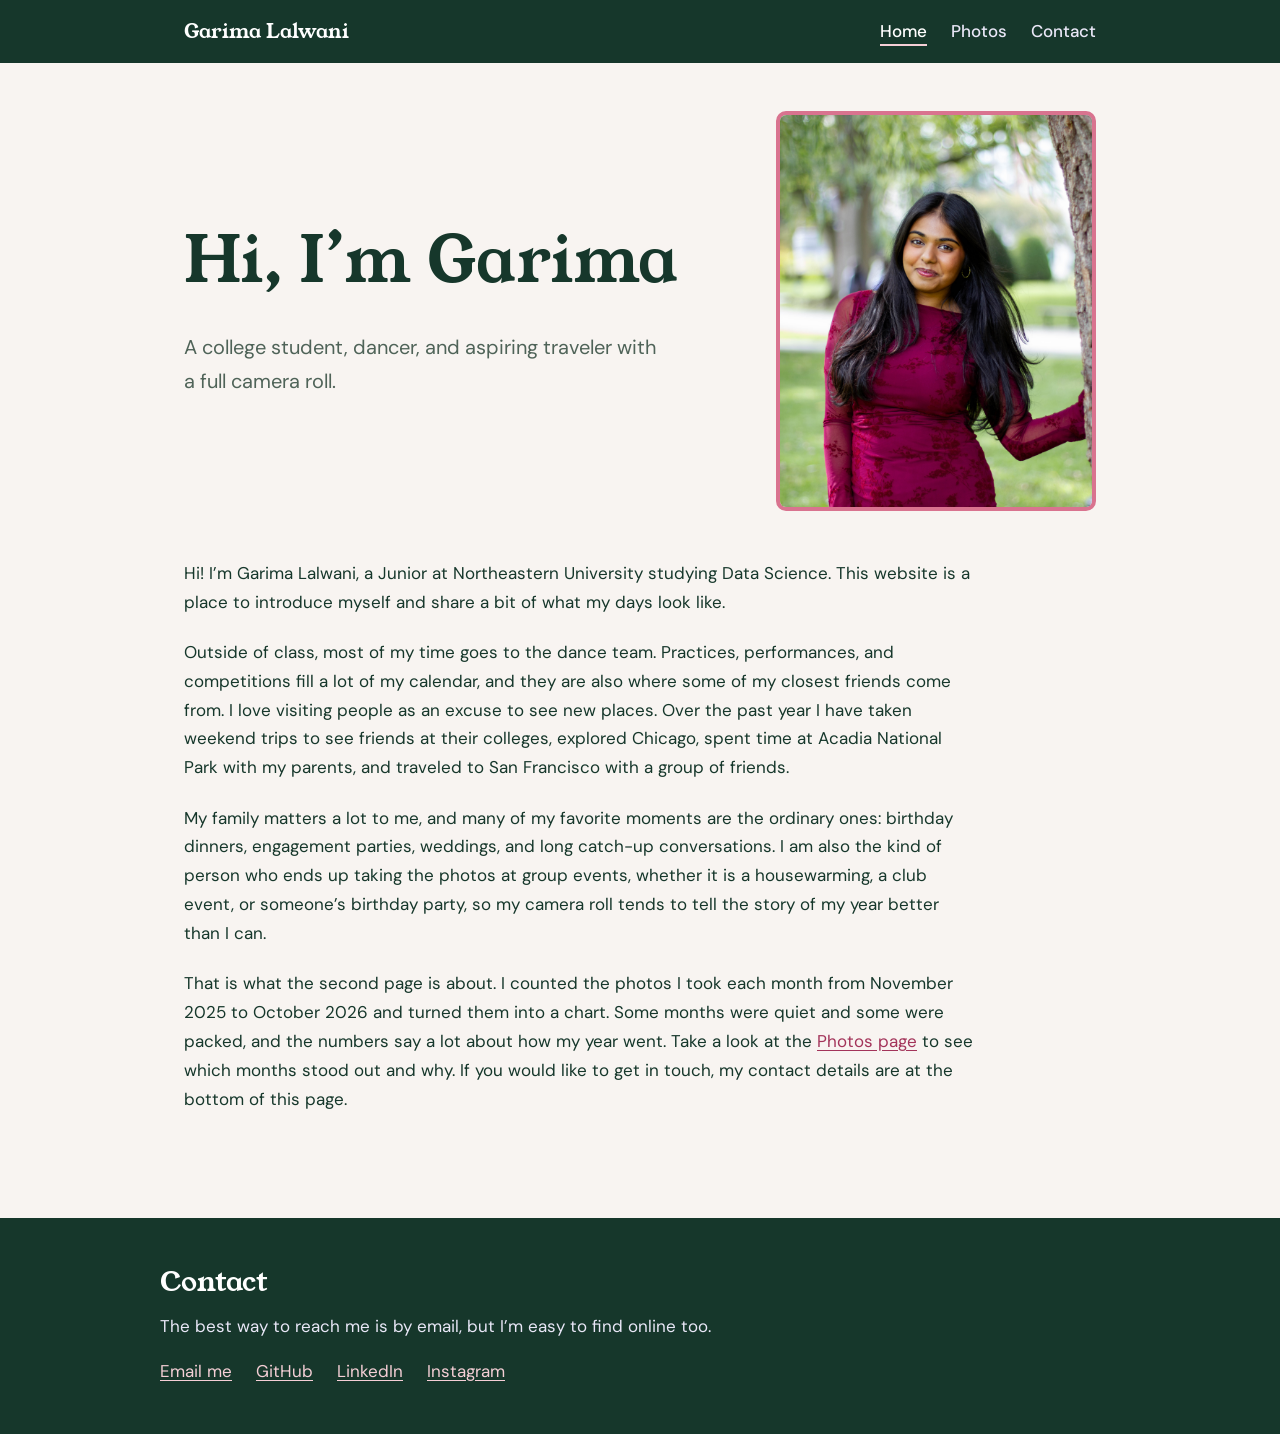
<file: index.html>
<!DOCTYPE html>
<html lang="en">
<head>
  <meta charset="UTF-8">
  <meta name="viewport" content="width=device-width, initial-scale=1">
  <title>Hi, I’m Garima</title>
  <link rel="preconnect" href="https://fonts.googleapis.com">
  <link rel="preconnect" href="https://fonts.gstatic.com" crossorigin>
  <link href="https://fonts.googleapis.com/css2?family=DM+Sans:wght@400;500;700&family=Young+Serif&display=swap" rel="stylesheet">
  <link rel="stylesheet" href="style.css">
</head>
<body>
  <header class="site-header">
    <nav class="nav" aria-label="Main navigation">
      <a class="brand" href="index.html">Garima Lalwani</a>
      <ul class="nav-links">
        <li><a href="index.html" aria-current="page">Home</a></li>
        <li><a href="photos.html">Photos</a></li>
        <li><a href="#contact">Contact</a></li>
      </ul>
    </nav>
  </header>

  <main>
    <section class="hero">
      <div class="hero-text">
        <h1>Hi, I’m Garima</h1>
        <p class="lede">A college student, dancer, and aspiring traveler with a full camera roll.</p>
      </div>
      <figure class="hero-photo">
        <img src="images/profile.jpg" alt="Portrait of Garima">
      </figure>
    </section>

    <section class="prose">
      <p>
        Hi! I’m Garima Lalwani, a Junior at Northeastern University studying Data Science. This
        website is a place to introduce myself and share a bit
        of what my days look like.
      </p>
      <p>
        Outside of class, most of my time goes to the dance team. Practices, performances,
        and competitions fill a lot of my calendar, and they are also where some of my
        closest friends come from. I love visiting people as an excuse to see new places. 
        Over the past year I have taken weekend trips to see friends at their colleges, explored
        Chicago, spent time at Acadia National Park with my parents, and traveled to San
        Francisco with a group of friends.
      </p>
      <p>
        My family matters a lot to me, and many of my favorite moments are the ordinary
        ones: birthday dinners, engagement parties, weddings, and long catch-up
        conversations. I am also the kind of person who ends up taking the photos at group
        events, whether it is a housewarming, a club event, or someone’s birthday party, so
        my camera roll tends to tell the story of my year better than I can.
      </p>
      <p>
        That is what the second page is about. I counted the photos I took each month from
        November 2025 to October 2026 and turned them into a chart. Some months were quiet
        and some were packed, and the numbers say a lot about how my year went. Take a look
        at the <a href="photos.html">Photos page</a> to see which months stood out and why.
        If you would like to get in touch, my contact details are at the bottom of this
        page.
      </p>
    </section>
  </main>

  <footer class="site-footer" id="contact">
    <h2>Contact</h2>
    <p>The best way to reach me is by email, but I’m easy to find online too.</p>
    <ul class="contact-list">
      <li><a href="mailto:lalwani.ga@northeastern.edu">Email me</a></li>
      <li><a href="https://github.com/lalwani-ga" target="_blank" rel="noopener">GitHub</a></li>
      <li><a href="https://www.linkedin.com/in/lalwani-garima" target="_blank" rel="noopener">LinkedIn</a></li>
      <li><a href="https://www.instagram.com/glalwanii" target="_blank" rel="noopener">Instagram</a></li>
    </ul>
  </footer>
</body>
</html>
</file>
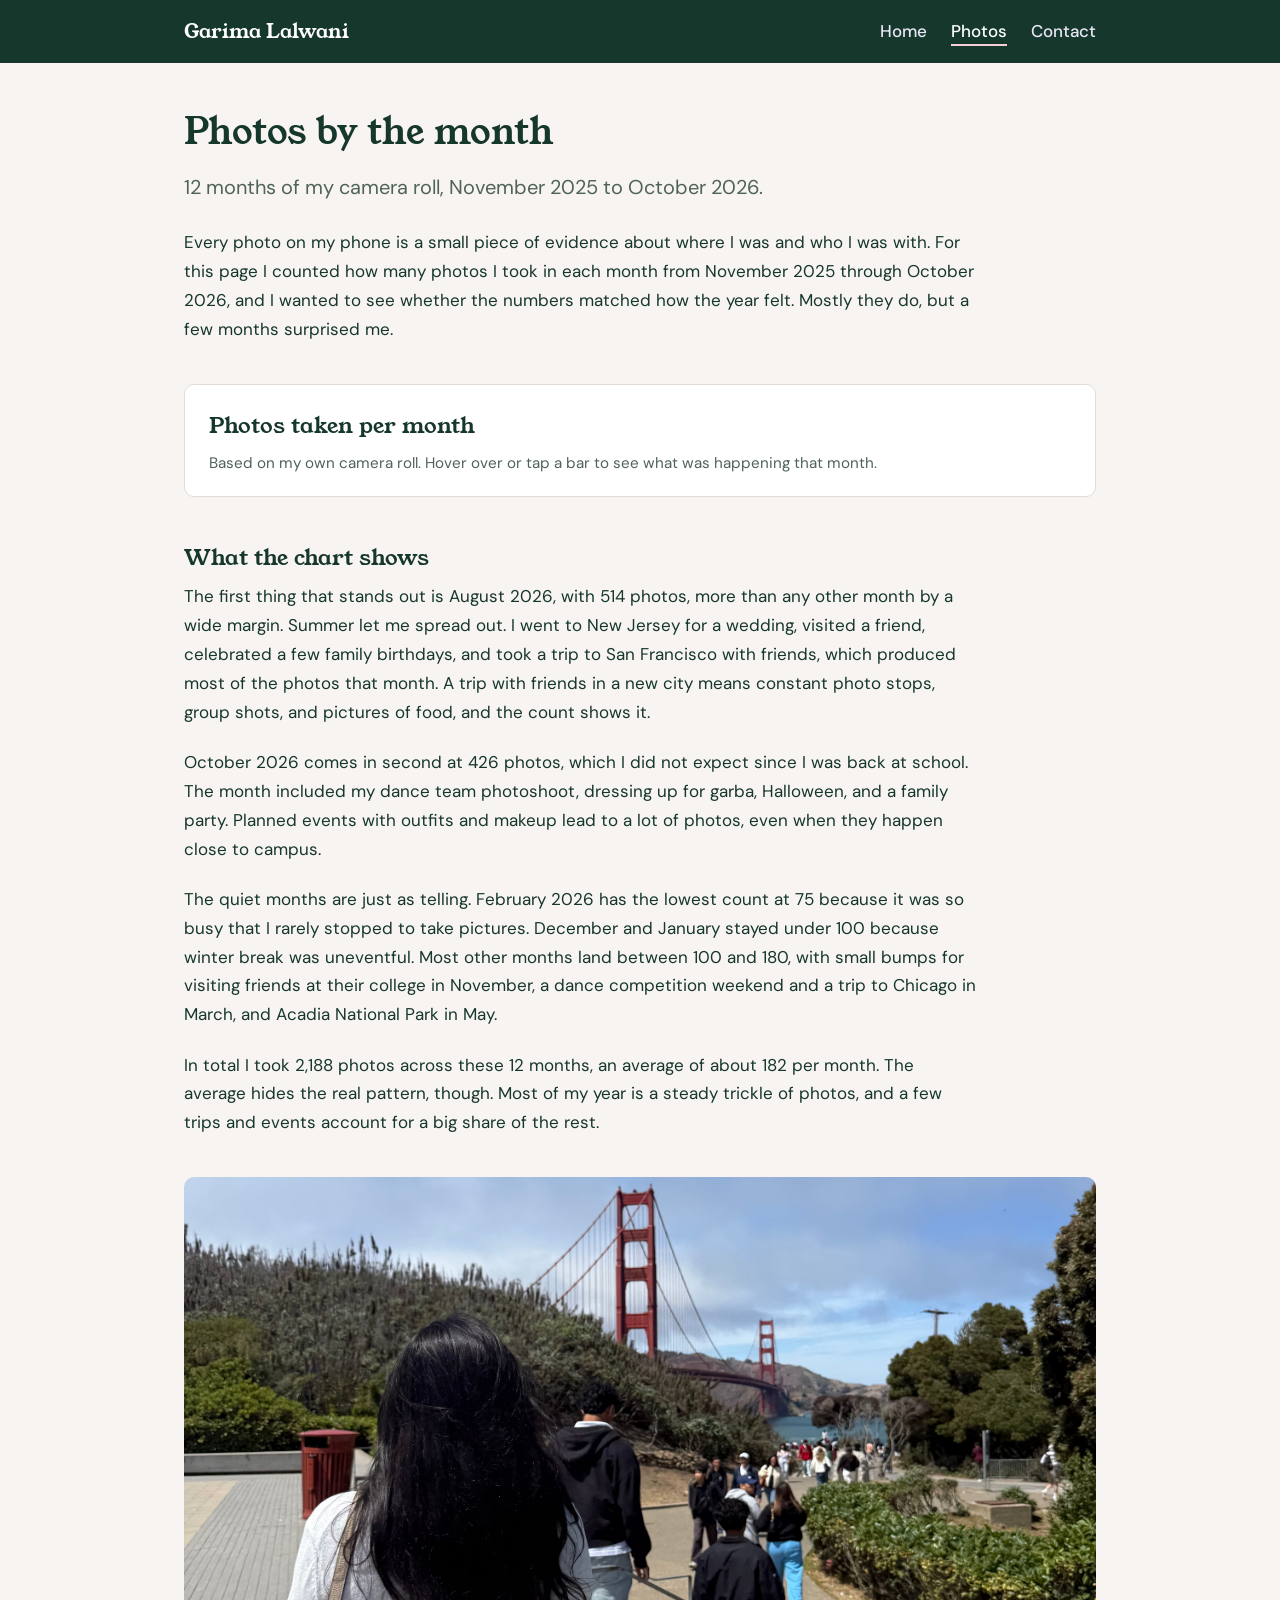
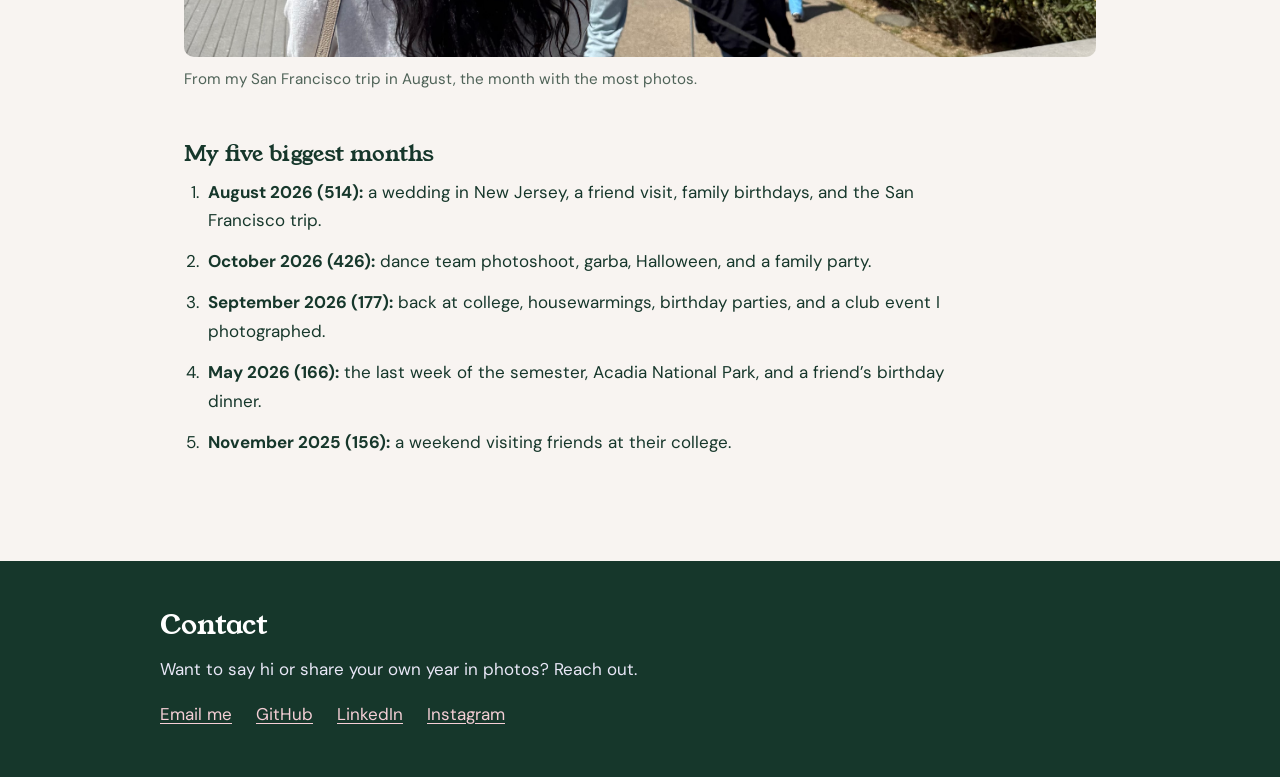
<file: photos.html>
<!DOCTYPE html>
<html lang="en">
<head>
  <meta charset="UTF-8">
  <meta name="viewport" content="width=device-width, initial-scale=1">
  <title>Photos by the Month | Garima </title>
  <link rel="preconnect" href="https://fonts.googleapis.com">
  <link rel="preconnect" href="https://fonts.gstatic.com" crossorigin>
  <link href="https://fonts.googleapis.com/css2?family=DM+Sans:wght@400;500;700&family=Young+Serif&display=swap" rel="stylesheet">
  <link rel="stylesheet" href="style.css">
</head>
<body>
  <header class="site-header">
    <nav class="nav" aria-label="Main navigation">
      <a class="brand" href="index.html">Garima Lalwani</a>
      <ul class="nav-links">
        <li><a href="index.html">Home</a></li>
        <li><a href="photos.html" aria-current="page">Photos</a></li>
        <li><a href="#contact">Contact</a></li>
      </ul>
    </nav>
  </header>

  <main>
    <section class="page-title">
      <h2>Photos by the month</h2>
      <p class="lede">12 months of my camera roll, November 2025 to October 2026.</p>
    </section>

    <section class="prose">
      <p>
        Every photo on my phone is a small piece of evidence about where I was and who I
        was with. For this page I counted how many photos I took in each month from November
        2025 through October 2026, and I wanted to see whether the numbers matched how the
        year felt. Mostly they do, but a few months surprised me.
      </p>
    </section>

    <section class="chart-section">
      <h3>Photos taken per month</h3>
      <div id="chart" role="img" aria-label="Bar chart of photos taken per month from November 2025 to October 2026. August 2026 is highest at 514 photos, followed by October 2026 at 426."></div>
      <p class="caption">Based on my own camera roll. Hover over or tap a bar to see what was happening that month.</p>
    </section>

    <section class="prose">
      <h3>What the chart shows</h3>
      <p>
        The first thing that stands out is August 2026, with 514 photos, more than any other
        month by a wide margin. Summer let me spread out. I went to New Jersey for a
        wedding, visited a friend, celebrated a few family birthdays, and took a trip to San
        Francisco with friends, which produced most of the photos that month. A trip with
        friends in a new city means constant photo stops, group shots, and pictures of
        food, and the count shows it.
      </p>
      <p>
        October 2026 comes in second at 426 photos, which I did not expect since I was back
        at school. The month included my dance team photoshoot, dressing up for garba,
        Halloween, and a family party. Planned events with outfits and makeup lead to a lot
        of photos, even when they happen close to campus.
      </p>
      <p>
        The quiet months are just as telling. February 2026 has the lowest count at 75
        because it was so busy that I rarely stopped to take pictures. December and January
        stayed under 100 because winter break was uneventful. Most other months land between
        100 and 180, with small bumps for visiting friends at their college in November, a
        dance competition weekend and a trip to Chicago in March, and Acadia National Park in
        May.
      </p>
      <p>
        In total I took 2,188 photos across these 12 months, an average of about 182 per
        month. The average hides the real pattern, though. Most of my year is a steady
        trickle of photos, and a few trips and events account for a big share of the rest.
      </p>
    </section>

    <figure class="wide-photo">
      <img src="images/trip.jpg" alt="A photo from my trip to San Francisco in August 2026">
      <figcaption>From my San Francisco trip in August, the month with the most photos.</figcaption>
    </figure>

    <section class="prose">
      <h3>My five biggest months</h3>
      <ol class="top-list">
        <li><strong>August 2026 (514):</strong> a wedding in New Jersey, a friend visit, family birthdays, and the San Francisco trip.</li>
        <li><strong>October 2026 (426):</strong> dance team photoshoot, garba, Halloween, and a family party.</li>
        <li><strong>September 2026 (177):</strong> back at college, housewarmings, birthday parties, and a club event I photographed.</li>
        <li><strong>May 2026 (166):</strong> the last week of the semester, Acadia National Park, and a friend’s birthday dinner.</li>
        <li><strong>November 2025 (156):</strong> a weekend visiting friends at their college.</li>
      </ol>
    </section>
  </main>

  <footer class="site-footer" id="contact">
    <h2>Contact</h2>
    <p>Want to say hi or share your own year in photos? Reach out.</p>
    <ul class="contact-list">
      <li><a href="mailto:lalwani.ga@northeastern.edu">Email me</a></li>
      <li><a href="https://github.com/lalwani-ga" target="_blank" rel="noopener">GitHub</a></li>
      <li><a href="https://www.linkedin.com/in/lalwani-garima" target="_blank" rel="noopener">LinkedIn</a></li>
      <li><a href="https://www.instagram.com/glalwanii" target="_blank" rel="noopener">Instagram</a></li>
    </ul>
  </footer>

  <script src="https://d3js.org/d3.v7.min.js"></script>
  <script src="script.js"></script>
</body>
</html>
</file>
<file: style.css>
:root {
  --bg: #f8f4f1;
  --surface: #ffffff;
  --ink: #16372b;        /* dark green: text, nav, footer */
  --muted: #4f6358;
  --link: #a3345a;       /* berry: links */
  --bar: #2f6b52;        /* mid green: chart bars */
  --gold: #f5cfd6;       /* light pink (name kept so the other rules still work) */
  --highlight: #d9738f;  /* rose: August bar and photo frame */
  --line: #e3dbd5;
  --radius: 10px;
}

* { box-sizing: border-box; }

html { scroll-behavior: smooth; }

body {
  margin: 0;
  background: var(--bg);
  color: var(--ink);
  font-family: "DM Sans", system-ui, -apple-system, "Segoe UI", sans-serif;
  font-size: 1.0625rem;
  line-height: 1.7;
}

/* Typography: h1 (home only) is the largest heading on the site */
h1, h2, h3 {
  font-family: "Young Serif", Georgia, serif;
  font-weight: 400;
  line-height: 1.15;
  margin: 0 0 0.5em;
}
h1 { font-size: clamp(2.5rem, 7vw, 4rem); }
h2 { font-size: clamp(1.75rem, 4vw, 2.25rem); }
h3 { font-size: 1.4rem; }

a { color: var(--link); text-underline-offset: 3px; }
a:hover { color: var(--bar); }
a:focus-visible { outline: 3px solid var(--link); outline-offset: 3px; border-radius: 2px; }

/* Navigation */
.site-header {
  background: var(--ink);
  position: sticky;
  top: 0;
  z-index: 10;
}
.nav {
  max-width: 960px;
  margin: 0 auto;
  padding: 0.9rem 1.5rem;
  display: flex;
  justify-content: space-between;
  align-items: center;
  gap: 1rem;
  flex-wrap: wrap;
}
.brand {
  font-family: "Young Serif", Georgia, serif;
  font-size: 1.25rem;
  color: #fff;
  text-decoration: none;
}
.nav-links {
  list-style: none;
  margin: 0;
  padding: 0;
  display: flex;
  gap: 1.5rem;
}
.nav-links a {
  color: #e9e7f7;
  text-decoration: none;
  font-weight: 500;
  padding-bottom: 2px;
  border-bottom: 2px solid transparent;
}
.nav-links a:hover { border-bottom-color: var(--gold); color: #fff; }
.nav-links a[aria-current="page"] { border-bottom-color: var(--gold); color: #fff; }
.nav a:focus-visible { outline-color: var(--gold); }

/* Layout */
main {
  max-width: 960px;
  margin: 0 auto;
  padding: 3rem 1.5rem 1rem;
}

.hero {
  display: flex;
  align-items: center;
  justify-content: space-between;
  gap: 2.5rem;
  margin-bottom: 3rem;
}
.hero-text { flex: 1 1 340px; }
.hero-photo { flex: 0 1 320px; margin: 0; }
.hero-photo img {
  width: 100%;
  aspect-ratio: 4 / 5;
  object-fit: cover;
  border-radius: var(--radius);
  display: block;
  border: 4px solid var(--highlight);
}

.lede {
  font-size: 1.25rem;
  color: var(--muted);
  max-width: 34ch;
  margin: 0;
}

.page-title { margin-bottom: 1.5rem; }
.page-title .lede { max-width: none; }

.prose { max-width: 66ch; margin-bottom: 2.5rem; }
.prose p { margin: 0 0 1.25em; }

/* Chart */
.chart-section {
  background: var(--surface);
  border: 1px solid var(--line);
  border-radius: var(--radius);
  padding: 1.75rem 1.5rem 1.25rem;
  margin: 0 0 3rem;
}
#chart { width: 100%; position: relative; }
#chart svg { width: 100%; height: auto; display: block; }
.caption { color: var(--muted); font-size: 0.95rem; margin: 0.75rem 0 0; }

.bar { fill: var(--bar); transition: fill 0.15s; }
.bar.highlight { fill: var(--highlight); }
.bar:hover, .bar:focus { fill: var(--link); outline: none; }
.bar-label { font-size: 12px; fill: var(--ink); text-anchor: middle; font-weight: 700; }
.axis text { font-family: "DM Sans", sans-serif; font-size: 12px; fill: var(--muted); }
.axis path, .axis line { stroke: var(--line); }
.axis-title { font-size: 12px; fill: var(--muted); text-anchor: middle; }

.tooltip {
  position: absolute;
  pointer-events: none;
  background: var(--ink);
  color: #fff;
  padding: 0.5rem 0.75rem;
  border-radius: 6px;
  font-size: 0.875rem;
  line-height: 1.4;
  max-width: 220px;
  opacity: 0;
  transition: opacity 0.12s;
  z-index: 5;
}

/* Photo + list */
.wide-photo { margin: 0 0 3rem; }
.wide-photo img {
  width: 100%;
  max-height: 480px;
  object-fit: cover;
  border-radius: var(--radius);
  display: block;
}
.wide-photo figcaption { color: var(--muted); font-size: 0.95rem; margin-top: 0.6rem; }

.top-list { padding-left: 1.25rem; margin: 0; }
.top-list li { margin-bottom: 0.75rem; padding-left: 0.25rem; }

/* Contact footer */
.site-footer {
  background: var(--ink);
  color: #e9e7f7;
  padding: 3rem 1.5rem;
  margin-top: 3rem;
}
.site-footer > * { max-width: 960px; margin-left: auto; margin-right: auto; }
.site-footer h2 { color: #fff; font-size: 1.75rem; }
.site-footer p { margin-top: 0; margin-bottom: 1rem; }
.site-footer a { color: var(--gold); }
.site-footer a:hover { color: #fff; }
.contact-list {
  list-style: none;
  padding: 0;
  margin-top: 0;
  margin-bottom: 0;
  display: flex;
  flex-wrap: wrap;
  gap: 0.5rem 1.5rem;
}

@media (max-width: 700px) {
  .hero { flex-direction: column-reverse; align-items: flex-start; }
  .hero-photo { width: 100%; flex-basis: auto; max-width: 320px; }
}

@media (prefers-reduced-motion: reduce) {
  html { scroll-behavior: auto; }
  .bar, .tooltip { transition: none; }
}
</file>
